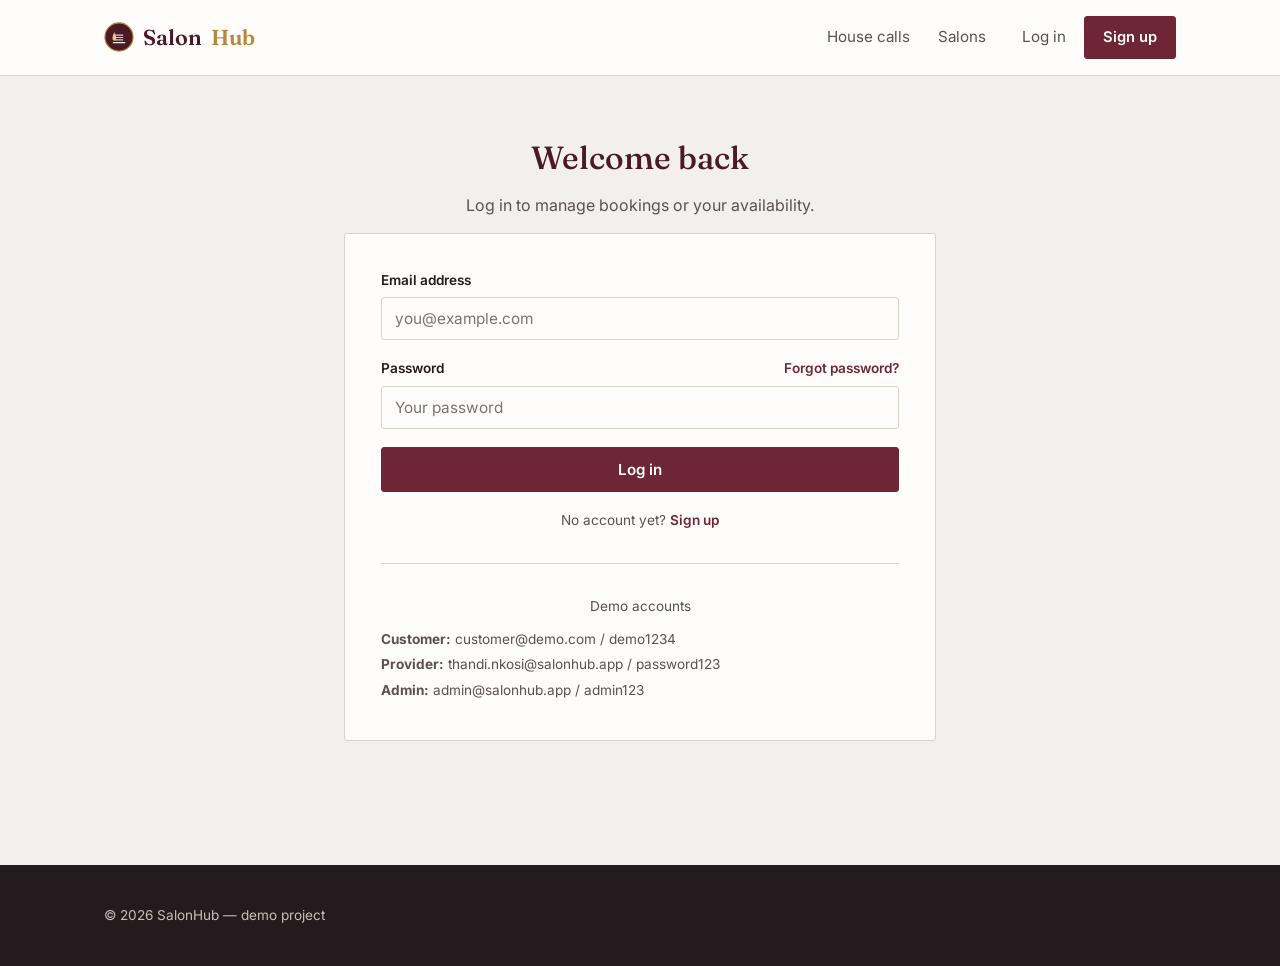
<file: salonhub-website/dashboard-admin.html>
<!DOCTYPE html>
<html lang="en">
<head>
<meta charset="UTF-8" />
<meta name="viewport" content="width=device-width, initial-scale=1.0" />
<link rel="icon" type="image/svg+xml" href="assets/favicon.svg" />
<title>Admin dashboard — SalonHub</title>
<link rel="preconnect" href="https://fonts.googleapis.com">
<link href="https://fonts.googleapis.com/css2?family=Fraunces:wght@500;600&family=Inter:wght@400;500;600;700&display=swap" rel="stylesheet">
<link rel="stylesheet" href="css/style.css" />
</head>
<body>
<nav id="site-nav"></nav>

<section>
  <div class="container">
    <div class="section-head">
      <div>
        <h1 style="font-size:1.8rem;">Admin dashboard</h1>
        <p class="muted">Verify providers and keep an eye on activity across SalonHub.</p>
      </div>
    </div>

    <div class="stat-grid" id="stat-grid"></div>

    <div class="dash-shell">
      <nav class="dash-side">
        <a href="#" class="is-active">Platform</a>
        <a href="#" id="logout-side">Log out</a>
      </nav>

      <div>
        <div class="tabs">
          <button class="tab-btn is-active" data-tab="providers">Providers</button>
          <button class="tab-btn" data-tab="customers">Customers</button>
          <button class="tab-btn" data-tab="bookings">All bookings</button>
        </div>

        <div class="tab-panel is-active" id="tab-providers">
          <div class="filter-bar" style="margin-bottom:20px;">
            <div class="field" style="min-width:200px;">
              <label for="provider-filter">Show</label>
              <select id="provider-filter">
                <option value="all">All providers</option>
                <option value="pending">Pending review</option>
                <option value="verified">Verified</option>
              </select>
            </div>
          </div>
          <div class="table-wrap" id="providers-wrap"></div>
        </div>

        <div class="tab-panel" id="tab-customers">
          <div class="table-wrap" id="customers-wrap"></div>
        </div>

        <div class="tab-panel" id="tab-bookings">
          <div class="table-wrap" id="bookings-wrap"></div>
        </div>
      </div>
    </div>
  </div>
</section>

<footer>
  <div class="container">
    <span>&copy; <span id="year"></span> SalonHub — demo project</span>
  </div>
</footer>

<script src="js/data.js"></script>
<script src="js/notifications.js"></script>
<script src="js/app.js"></script>
<script src="js/dashboard-admin.js"></script>
</body>
</html>
</file>
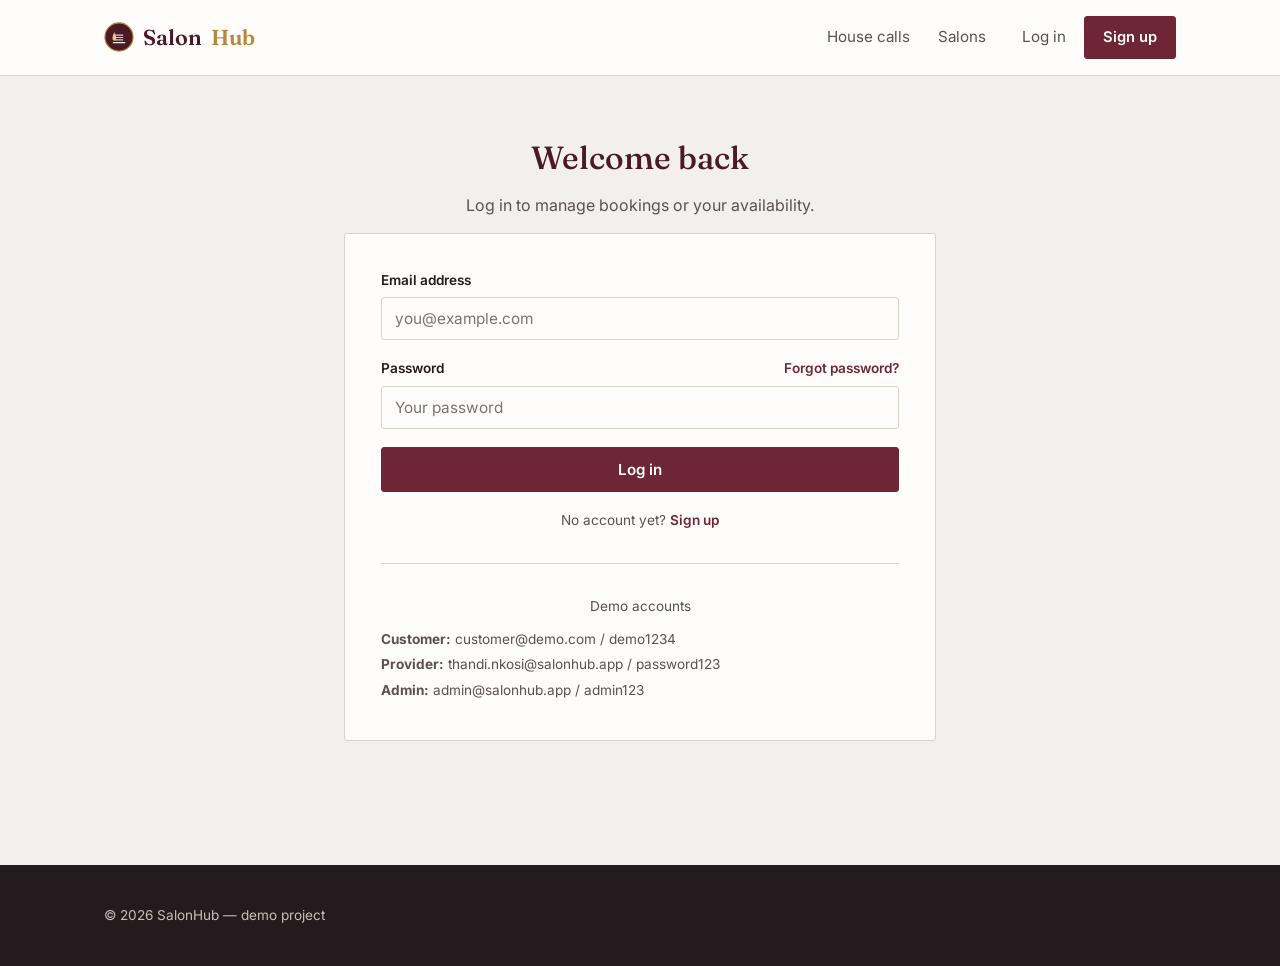
<file: salonhub-website/dashboard-customer.html>
<!DOCTYPE html>
<html lang="en">
<head>
<meta charset="UTF-8" />
<meta name="viewport" content="width=device-width, initial-scale=1.0" />
<link rel="icon" type="image/svg+xml" href="assets/favicon.svg" />
<title>My bookings — SalonHub</title>
<link rel="preconnect" href="https://fonts.googleapis.com">
<link href="https://fonts.googleapis.com/css2?family=Fraunces:wght@500;600&family=Inter:wght@400;500;600;700&display=swap" rel="stylesheet">
<link rel="stylesheet" href="css/style.css" />
</head>
<body>
<nav id="site-nav"></nav>

<section>
  <div class="container">
    <div class="section-head">
      <div>
        <h1 style="font-size:1.8rem;">My bookings</h1>
        <p class="muted" id="welcome-line"></p>
      </div>
      <a href="browse.html" class="btn btn-gold">Book something new</a>
    </div>

    <div class="dash-shell">
      <nav class="dash-side">
        <a href="#" class="is-active">Bookings</a>
        <a href="#" id="logout-side">Log out</a>
      </nav>

      <div>
        <div class="tabs">
          <button class="tab-btn is-active" data-tab="upcoming">Upcoming</button>
          <button class="tab-btn" data-tab="history">History</button>
        </div>

        <div class="tab-panel is-active" id="tab-upcoming">
          <div class="table-wrap" id="upcoming-wrap"></div>
        </div>
        <div class="tab-panel" id="tab-history">
          <div class="table-wrap" id="history-wrap"></div>
        </div>
      </div>
    </div>
  </div>
</section>

<footer>
  <div class="container">
    <span>&copy; <span id="year"></span> SalonHub — demo project</span>
  </div>
</footer>

<script src="js/data.js"></script>
<script src="js/notifications.js"></script>
<script src="js/app.js"></script>
<script src="js/dashboard-customer.js"></script>
</body>
</html>
</file>
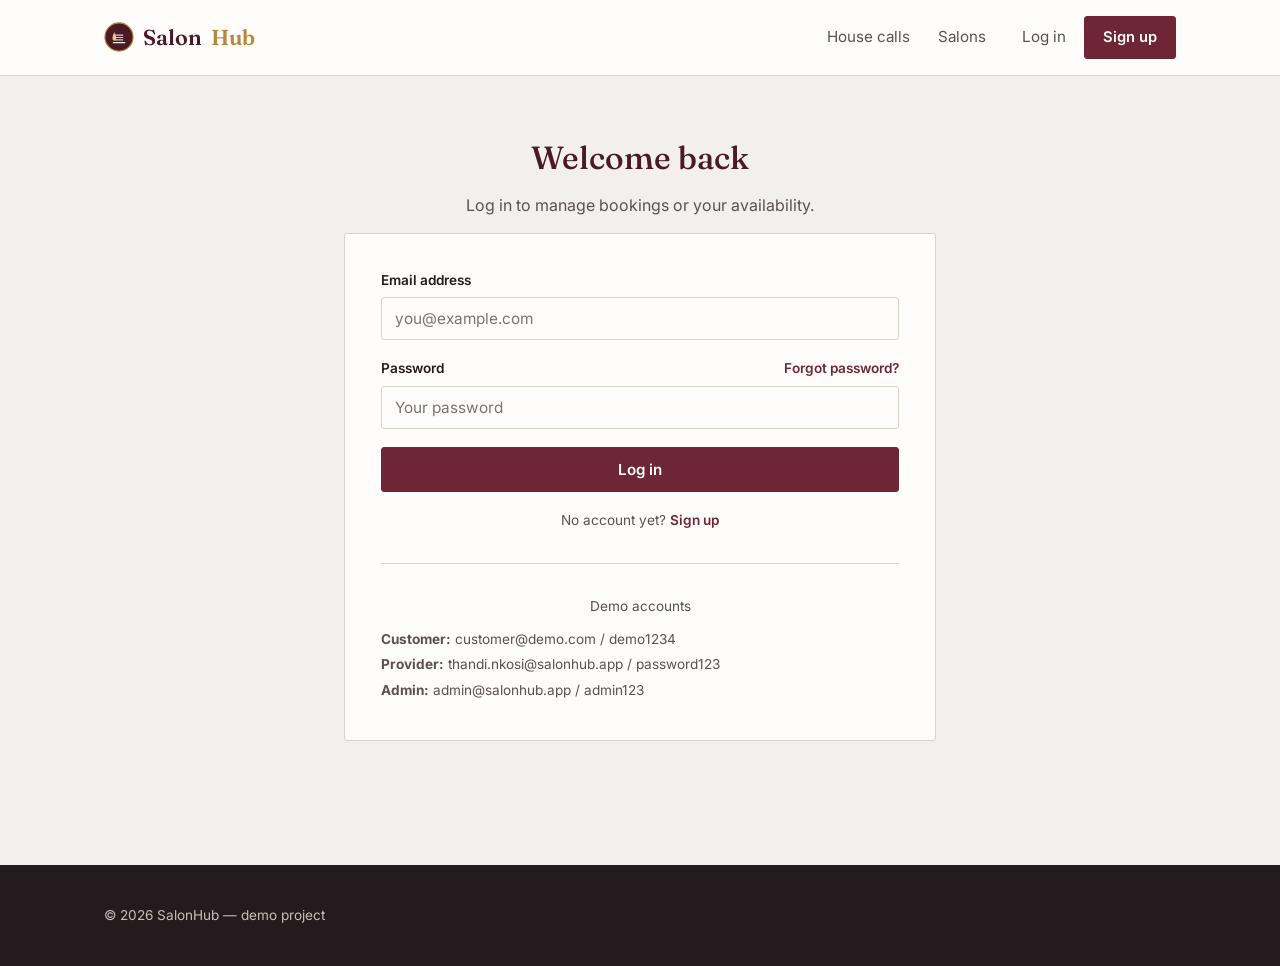
<file: salonhub-website/dashboard-provider.html>
<!DOCTYPE html>
<html lang="en">
<head>
<meta charset="UTF-8" />
<meta name="viewport" content="width=device-width, initial-scale=1.0" />
<link rel="icon" type="image/svg+xml" href="assets/favicon.svg" />
<title>Provider dashboard — SalonHub</title>
<link rel="preconnect" href="https://fonts.googleapis.com">
<link href="https://fonts.googleapis.com/css2?family=Fraunces:wght@500;600&family=Inter:wght@400;500;600;700&display=swap" rel="stylesheet">
<link rel="stylesheet" href="css/style.css" />
</head>
<body>
<nav id="site-nav"></nav>

<section>
  <div class="container">
    <div class="section-head">
      <div>
        <h1 style="font-size:1.8rem;" id="dash-title">Provider dashboard</h1>
        <p class="muted" id="verify-line"></p>
      </div>
      <a href="#" id="view-listing-link" class="btn btn-outline" target="_blank">View public listing</a>
    </div>

    <div id="welcome-banner" class="form-success" style="display:none;">Account created! Add your services and availability below so clients can start booking you.</div>

    <div class="stat-grid" id="stat-grid"></div>

    <div class="dash-shell">
      <nav class="dash-side">
        <a href="#" class="is-active">Manage business</a>
        <a href="#" id="logout-side">Log out</a>
      </nav>

      <div>
        <div class="tabs">
          <button class="tab-btn is-active" data-tab="bookings">Bookings</button>
          <button class="tab-btn" data-tab="services">Services</button>
          <button class="tab-btn" data-tab="availability">Availability</button>
          <button class="tab-btn" data-tab="profile">Profile</button>
        </div>

        <div class="tab-panel is-active" id="tab-bookings">
          <div class="table-wrap" id="bookings-wrap"></div>
        </div>

        <div class="tab-panel" id="tab-services">
          <div class="table-wrap" id="services-wrap" style="margin-bottom:24px;"></div>
          <h3>Add a service</h3>
          <form id="service-form" class="field-row" style="align-items:flex-end; flex-wrap:wrap;">
            <div class="field" style="min-width:200px;">
              <label for="s-name">Service name</label>
              <input id="s-name" required placeholder="e.g. Bridal Makeup" />
            </div>
            <div class="field" style="max-width:140px;">
              <label for="s-price">Price (R)</label>
              <input id="s-price" type="number" min="0" required placeholder="450" />
            </div>
            <div class="field" style="max-width:140px;">
              <label for="s-duration">Duration (min)</label>
              <input id="s-duration" type="number" min="5" required placeholder="45" />
            </div>
            <div class="field" style="max-width:160px;">
              <button class="btn btn-block" type="submit">Add service</button>
            </div>
          </form>
        </div>

        <div class="tab-panel" id="tab-availability">
          <h3>Open time slots</h3>
          <p class="muted small">These are the slots clients can book. Booked slots can't be removed here — cancel the booking first.</p>
          <div class="availability-list" id="availability-wrap" style="margin-bottom:28px;"></div>
          <h3>Add a time slot</h3>
          <form id="slot-form" class="field-row" style="align-items:flex-end;">
            <div class="field">
              <label for="slot-date">Date</label>
              <input id="slot-date" type="date" required />
            </div>
            <div class="field">
              <label for="slot-time">Time</label>
              <input id="slot-time" type="time" required />
            </div>
            <div class="field" style="max-width:160px;">
              <button class="btn btn-block" type="submit">Add slot</button>
            </div>
          </form>
        </div>

        <div class="tab-panel" id="tab-profile">
          <div class="form-card" style="max-width:520px;">
            <div class="form-success" id="profile-success" style="display:none;">Profile updated.</div>
            <form id="profile-form">
              <div class="field">
                <label for="p-name">Business / display name</label>
                <input id="p-name" required />
              </div>
              <div class="field">
                <label for="p-city">City</label>
                <input id="p-city" required />
              </div>
              <div class="field">
                <label for="p-bio">Bio</label>
                <textarea id="p-bio" rows="4"></textarea>
              </div>
              <button class="btn" type="submit">Save changes</button>
            </form>
          </div>

          <div class="form-card" style="max-width:520px; margin-top:24px; display:none;" id="document-card">
            <h3 class="mt-0">Business registration certificate</h3>
            <p class="small muted" id="document-status"></p>
            <div class="form-success" id="document-success" style="display:none;">Certificate updated — it will need to be reviewed again.</div>
            <div class="form-error" id="document-error"></div>
            <form id="document-form">
              <div class="field">
                <label for="document-file">Replace certificate</label>
                <input id="document-file" type="file" accept=".pdf,.jpg,.jpeg,.png" />
              </div>
              <button class="btn btn-outline" type="submit">Upload</button>
            </form>
          </div>
        </div>
      </div>
    </div>
  </div>
</section>

<footer>
  <div class="container">
    <span>&copy; <span id="year"></span> SalonHub — demo project</span>
  </div>
</footer>

<script src="js/data.js"></script>
<script src="js/notifications.js"></script>
<script src="js/app.js"></script>
<script src="js/dashboard-provider.js"></script>
</body>
</html>
</file>
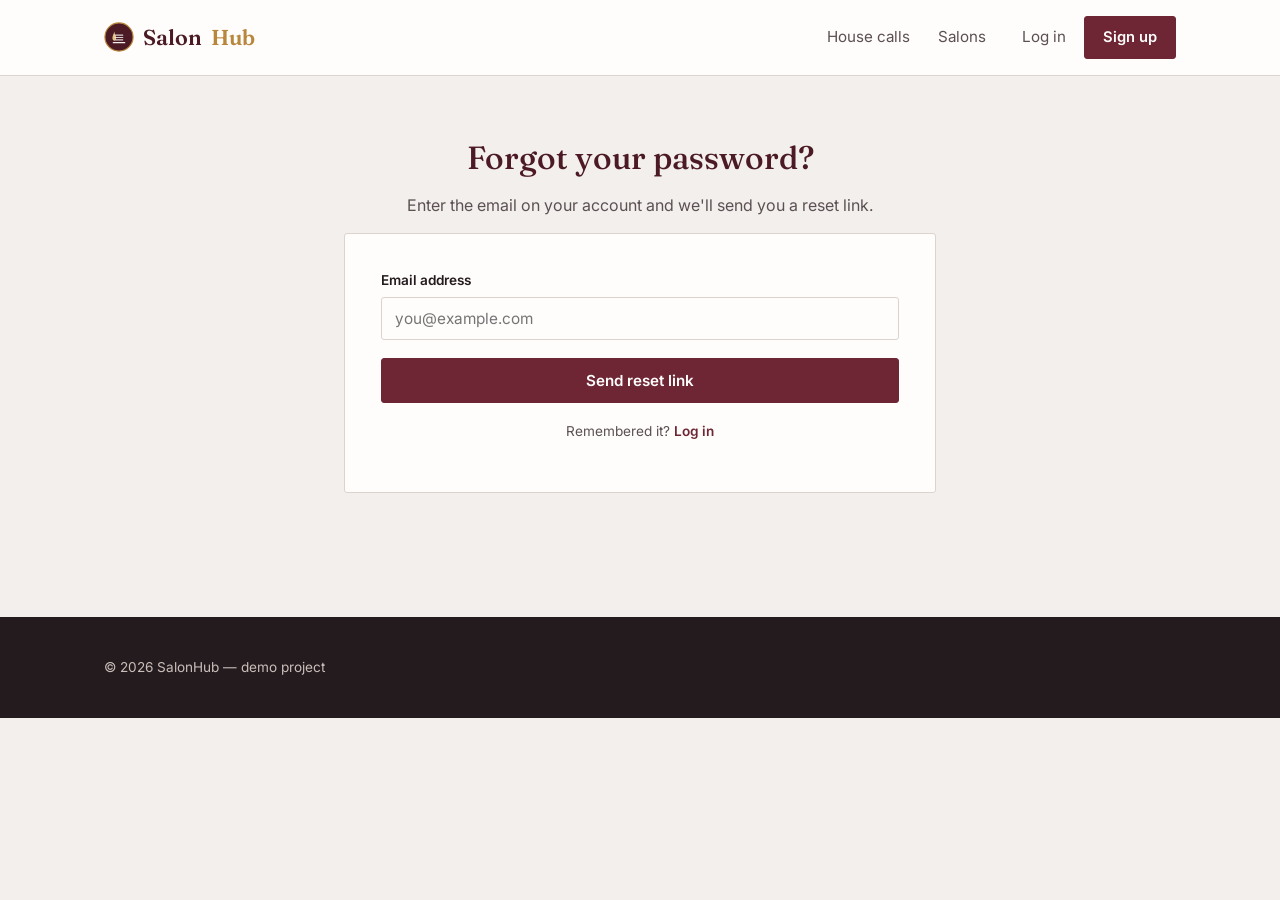
<file: salonhub-website/forgot-password.html>
<!DOCTYPE html>
<html lang="en">
<head>
<meta charset="UTF-8" />
<meta name="viewport" content="width=device-width, initial-scale=1.0" />
<link rel="icon" type="image/svg+xml" href="assets/favicon.svg" />
<title>Reset your password — SalonHub</title>
<link rel="preconnect" href="https://fonts.googleapis.com">
<link href="https://fonts.googleapis.com/css2?family=Fraunces:wght@500;600&family=Inter:wght@400;500;600;700&display=swap" rel="stylesheet">
<link rel="stylesheet" href="css/style.css" />
</head>
<body>
<nav id="site-nav"></nav>

<section>
  <div class="container-narrow">
    <h1 class="center" style="font-size:2rem;">Forgot your password?</h1>
    <p class="center muted">Enter the email on your account and we'll send you a reset link.</p>

    <div class="form-card">
      <div class="form-error" id="form-error"></div>

      <form id="forgot-form">
        <div class="field">
          <label for="email">Email address</label>
          <input id="email" type="email" required placeholder="you@example.com" />
        </div>
        <button class="btn btn-block" type="submit">Send reset link</button>
      </form>

      <div id="sent-panel" style="display:none; margin-top:20px;">
        <div class="form-success">We've sent a reset link to your email and phone.</div>
        <div class="empty-state" style="text-align:left;">
          <p class="small muted" style="margin-bottom:10px;"><strong>Demo note:</strong> this site has no live email/SMS server, so nothing actually leaves your browser. The message below is what would have been sent — use the link to continue.</p>
          <div id="demo-message" style="background: var(--white); border: 1px solid var(--line); padding: 14px; border-radius: var(--radius); font-size: 0.9rem;"></div>
        </div>
      </div>

      <p class="center small muted" style="margin-top:18px;">Remembered it? <a href="login.html" style="color:var(--wine); font-weight:600;">Log in</a></p>
    </div>
  </div>
</section>

<footer>
  <div class="container">
    <span>&copy; <span id="year"></span> SalonHub — demo project</span>
  </div>
</footer>

<script src="js/data.js"></script>
<script src="js/notifications.js"></script>
<script src="js/app.js"></script>
<script src="js/forgot-password.js"></script>
</body>
</html>
</file>
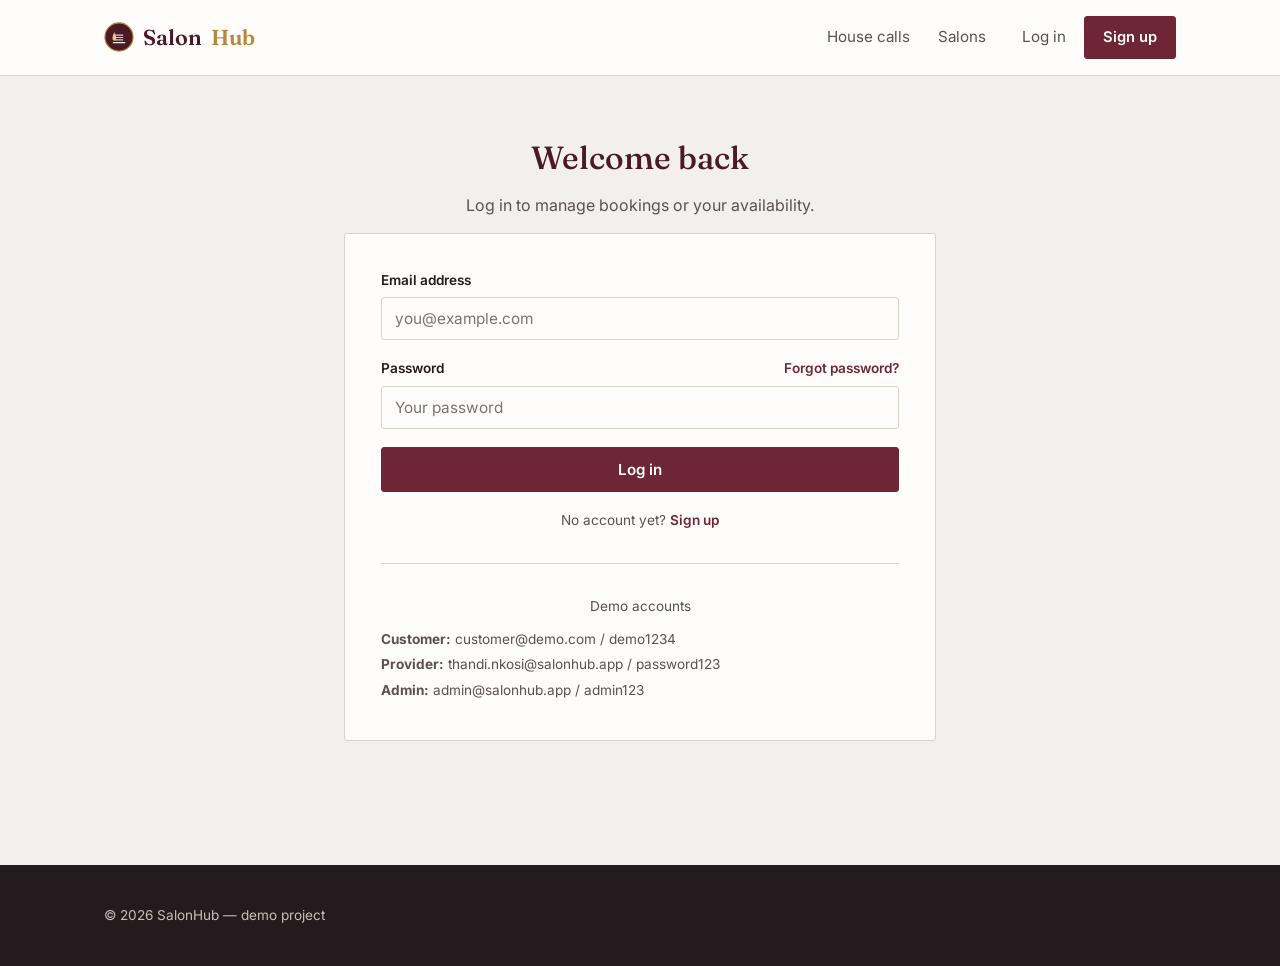
<file: salonhub-website/login.html>
<!DOCTYPE html>
<html lang="en">
<head>
<meta charset="UTF-8" />
<meta name="viewport" content="width=device-width, initial-scale=1.0" />
<link rel="icon" type="image/svg+xml" href="assets/favicon.svg" />
<title>Log in — SalonHub</title>
<link rel="preconnect" href="https://fonts.googleapis.com">
<link href="https://fonts.googleapis.com/css2?family=Fraunces:wght@500;600&family=Inter:wght@400;500;600;700&display=swap" rel="stylesheet">
<link rel="stylesheet" href="css/style.css" />
</head>
<body>
<nav id="site-nav"></nav>

<section>
  <div class="container-narrow">
    <h1 class="center" style="font-size:2rem;">Welcome back</h1>
    <p class="center muted">Log in to manage bookings or your availability.</p>

    <div class="form-card">
      <div class="form-success" id="reset-success" style="display:none;">Password updated — log in with your new password.</div>
      <div class="form-error" id="form-error"></div>
      <form id="login-form">
        <div class="field">
          <label for="email">Email address</label>
          <input id="email" type="email" required placeholder="you@example.com" />
        </div>
        <div class="field">
          <div class="flex-between" style="margin-bottom:6px;">
            <label for="password" style="margin:0;">Password</label>
            <a href="forgot-password.html" class="small" style="color:var(--wine); font-weight:600;">Forgot password?</a>
          </div>
          <input id="password" type="password" required placeholder="Your password" />
        </div>
        <button class="btn btn-block" type="submit">Log in</button>
      </form>
      <p class="center small muted" style="margin-top:18px;">No account yet? <a href="signup.html" style="color:var(--wine); font-weight:600;">Sign up</a></p>

      <hr class="divider" />
      <p class="small muted center" style="margin-bottom:10px;">Demo accounts</p>
      <div class="small muted" style="line-height:1.9;">
        <div><strong>Customer:</strong> customer@demo.com / demo1234</div>
        <div><strong>Provider:</strong> thandi.nkosi@salonhub.app / password123</div>
        <div><strong>Admin:</strong> admin@salonhub.app / admin123</div>
      </div>
    </div>
  </div>
</section>

<footer>
  <div class="container">
    <span>&copy; <span id="year"></span> SalonHub — demo project</span>
  </div>
</footer>

<script src="js/data.js"></script>
<script src="js/notifications.js"></script>
<script src="js/app.js"></script>
<script src="js/login.js"></script>
</body>
</html>
</file>
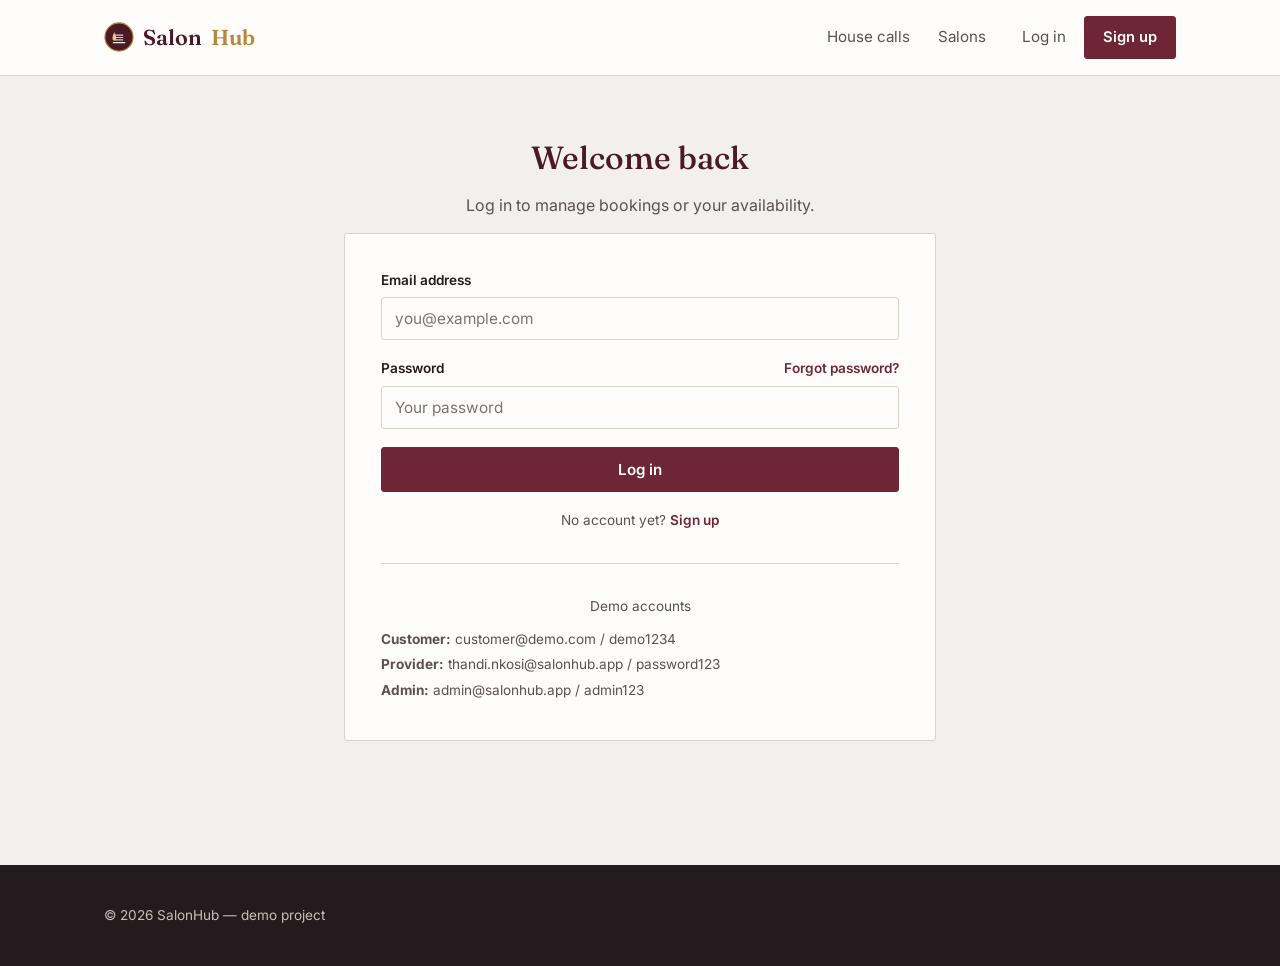
<file: salonhub-website/notifications.html>
<!DOCTYPE html>
<html lang="en">
<head>
<meta charset="UTF-8" />
<meta name="viewport" content="width=device-width, initial-scale=1.0" />
<link rel="icon" type="image/svg+xml" href="assets/favicon.svg" />
<title>Notifications — SalonHub</title>
<link rel="preconnect" href="https://fonts.googleapis.com">
<link href="https://fonts.googleapis.com/css2?family=Fraunces:wght@500;600&family=Inter:wght@400;500;600;700&display=swap" rel="stylesheet">
<link rel="stylesheet" href="css/style.css" />
</head>
<body>
<nav id="site-nav"></nav>

<section>
  <div class="container-narrow">
    <div class="section-head">
      <div>
        <h1 style="font-size:1.8rem;">Notifications</h1>
        <p class="muted small">Simulated email &amp; SMS confirmations sent to your account. No live email/SMS server is connected in this demo — see the README for how to wire one up.</p>
      </div>
      <button class="btn btn-outline btn-sm" id="mark-all-read">Mark all read</button>
    </div>
    <div id="notif-list"></div>
  </div>
</section>

<footer>
  <div class="container">
    <span>&copy; <span id="year"></span> SalonHub — demo project</span>
  </div>
</footer>

<script src="js/data.js"></script>
<script src="js/notifications.js"></script>
<script src="js/app.js"></script>
<script src="js/notifications-page.js"></script>
</body>
</html>
</file>
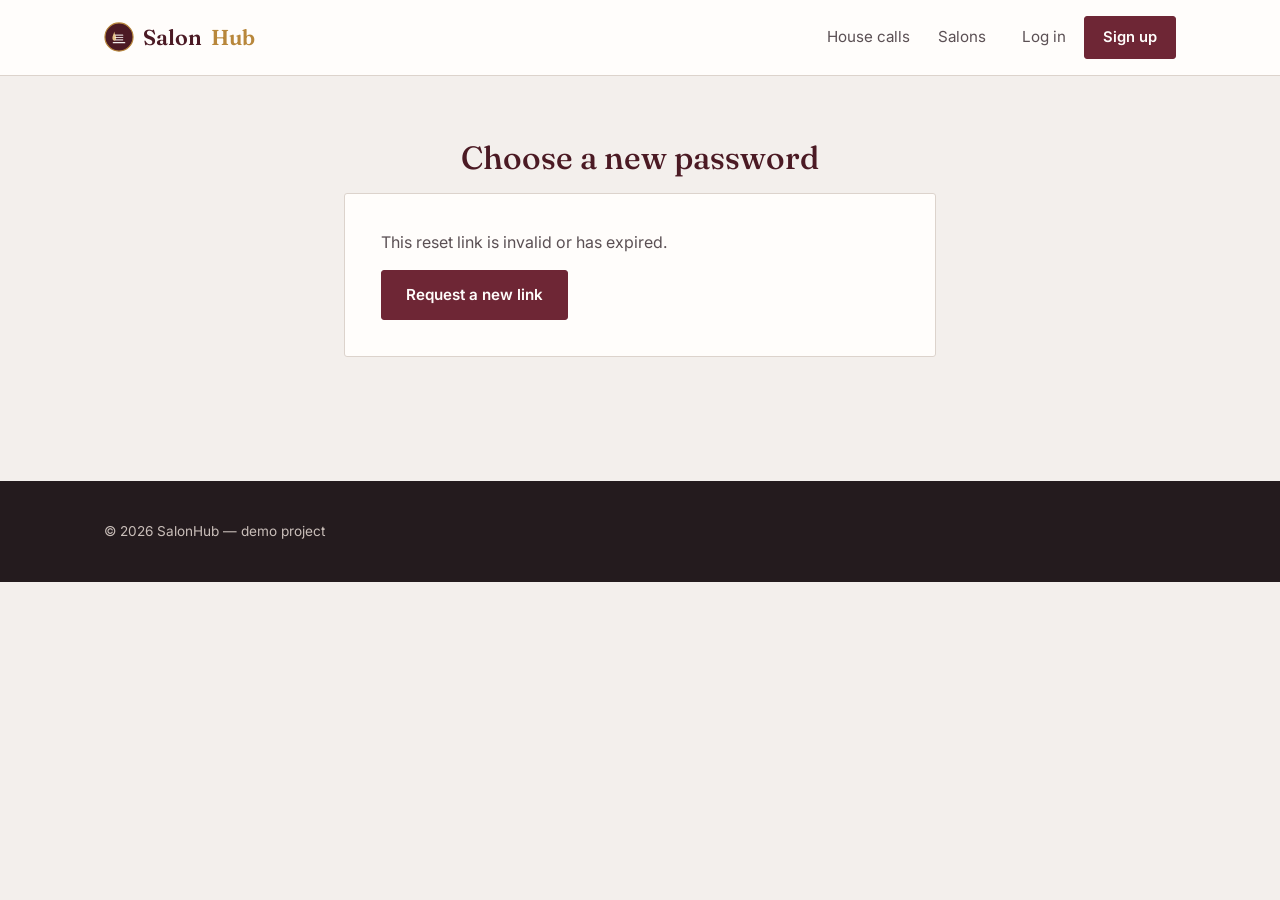
<file: salonhub-website/reset-password.html>
<!DOCTYPE html>
<html lang="en">
<head>
<meta charset="UTF-8" />
<meta name="viewport" content="width=device-width, initial-scale=1.0" />
<link rel="icon" type="image/svg+xml" href="assets/favicon.svg" />
<title>Set a new password — SalonHub</title>
<link rel="preconnect" href="https://fonts.googleapis.com">
<link href="https://fonts.googleapis.com/css2?family=Fraunces:wght@500;600&family=Inter:wght@400;500;600;700&display=swap" rel="stylesheet">
<link rel="stylesheet" href="css/style.css" />
</head>
<body>
<nav id="site-nav"></nav>

<section>
  <div class="container-narrow">
    <h1 class="center" style="font-size:2rem;">Choose a new password</h1>

    <div class="form-card">
      <div class="form-error" id="form-error"></div>
      <div id="invalid-link" style="display:none;">
        <p class="muted">This reset link is invalid or has expired.</p>
        <a href="forgot-password.html" class="btn">Request a new link</a>
      </div>

      <form id="reset-form">
        <div class="field">
          <label for="password">New password</label>
          <input id="password" type="password" required minlength="6" placeholder="At least 6 characters" />
        </div>
        <div class="field">
          <label for="confirm">Confirm new password</label>
          <input id="confirm" type="password" required minlength="6" />
        </div>
        <button class="btn btn-block" type="submit">Update password</button>
      </form>
    </div>
  </div>
</section>

<footer>
  <div class="container">
    <span>&copy; <span id="year"></span> SalonHub — demo project</span>
  </div>
</footer>

<script src="js/data.js"></script>
<script src="js/notifications.js"></script>
<script src="js/app.js"></script>
<script src="js/reset-password.js"></script>
</body>
</html>
</file>
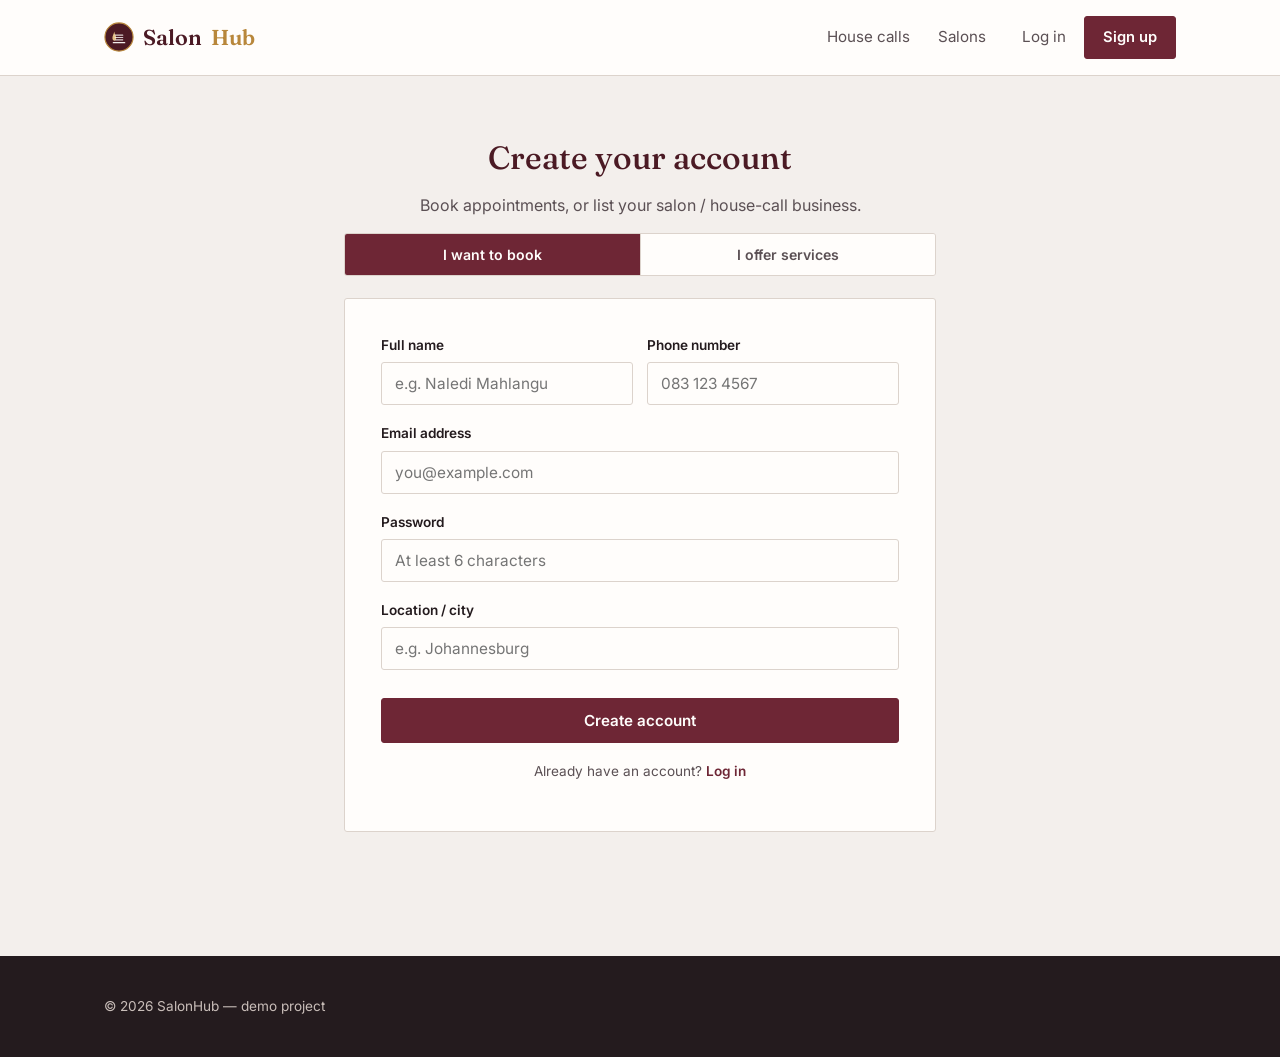
<file: salonhub-website/signup.html>
<!DOCTYPE html>
<html lang="en">
<head>
<meta charset="UTF-8" />
<meta name="viewport" content="width=device-width, initial-scale=1.0" />
<link rel="icon" type="image/svg+xml" href="assets/favicon.svg" />
<title>Sign up — SalonHub</title>
<link rel="preconnect" href="https://fonts.googleapis.com">
<link href="https://fonts.googleapis.com/css2?family=Fraunces:wght@500;600&family=Inter:wght@400;500;600;700&display=swap" rel="stylesheet">
<link rel="stylesheet" href="css/style.css" />
</head>
<body>
<nav id="site-nav"></nav>

<section>
  <div class="container-narrow">
    <h1 class="center" style="font-size:2rem;">Create your account</h1>
    <p class="center muted">Book appointments, or list your salon / house-call business.</p>

    <div class="segmented" id="role-toggle">
      <button type="button" data-role="customer" class="is-active">I want to book</button>
      <button type="button" data-role="provider">I offer services</button>
    </div>

    <div class="form-card">
      <div class="form-error" id="form-error"></div>
      <form id="signup-form">
        <div class="field-row">
          <div class="field">
            <label for="name">Full name</label>
            <input id="name" required placeholder="e.g. Naledi Mahlangu" />
          </div>
          <div class="field">
            <label for="phone">Phone number</label>
            <input id="phone" required placeholder="083 123 4567" />
          </div>
        </div>
        <div class="field">
          <label for="email">Email address</label>
          <input id="email" type="email" required placeholder="you@example.com" />
        </div>
        <div class="field">
          <label for="password">Password</label>
          <input id="password" type="password" required minlength="6" placeholder="At least 6 characters" />
        </div>
        <div class="field">
          <label for="city">Location / city</label>
          <input id="city" required list="city-list" placeholder="e.g. Johannesburg" />
          <datalist id="city-list"></datalist>
        </div>

        <div id="provider-fields" style="display:none;">
          <hr class="divider" />
          <div class="field">
            <label for="providerType">How do you offer your services?</label>
            <select id="providerType">
              <option value="housecall">House calls (I travel to the client)</option>
              <option value="salon">Salon (clients visit me)</option>
            </select>
          </div>
          <div class="field" id="category-field">
            <label for="category">House-call category</label>
            <select id="category">
              <option>Makeup Artist</option>
              <option>Barber</option>
              <option>Nail Technician</option>
              <option>Braider</option>
            </select>
          </div>
          <div class="field">
            <label for="bizname">Business / display name</label>
            <input id="bizname" placeholder="e.g. Glow & Co Salon" />
          </div>
          <div class="field">
            <label for="bio">Short bio</label>
            <textarea id="bio" rows="3" placeholder="Tell clients what makes your work stand out"></textarea>
          </div>

          <div class="field" id="document-field" style="display:none;">
            <label for="regDocument">Proof of business registration</label>
            <input id="regDocument" type="file" accept=".pdf,.jpg,.jpeg,.png" />
            <p class="small muted" style="margin-top:6px;">Upload your CIPC registration certificate or equivalent (PDF or image, up to 3MB). Salon accounts can't be verified without it.</p>
          </div>

          <p class="small muted">After signing up you'll add your services and available time slots from your dashboard. New provider accounts are reviewed by an admin before they appear as "Verified".</p>
        </div>

        <button class="btn btn-block" type="submit" style="margin-top:10px;">Create account</button>
      </form>
      <p class="center small muted" style="margin-top:18px;">Already have an account? <a href="login.html" style="color:var(--wine); font-weight:600;">Log in</a></p>
    </div>
  </div>
</section>

<footer>
  <div class="container">
    <span>&copy; <span id="year"></span> SalonHub — demo project</span>
  </div>
</footer>

<script src="js/data.js"></script>
<script src="js/notifications.js"></script>
<script src="js/app.js"></script>
<script src="js/signup.js"></script>
</body>
</html>
</file>
<file: salonhub-website/css/style.css>
/* ============================================================
   SalonHub — design tokens
   Palette: deep wine (#6E2635) + brass gold (#B8873B) + warm ink
   (#241B1E) on a soft stone base (#F3EFEC). Editorial beauty-mag
   feel: bordered sections instead of shadowed cards, one
   deliberate serif display face, restrained motion.
   ============================================================ */

:root {
  --wine: #6E2635;
  --wine-dark: #4B1A24;
  --gold: #B8873B;
  --gold-light: #E4C387;
  --ink: #241B1E;
  --ink-soft: #5B5054;
  --stone: #F3EFEC;
  --stone-dark: #E7E0DA;
  --white: #FFFDFB;
  --green: #3F7A5A;
  --red: #A6403A;
  --line: #DCD3CC;

  --font-display: "Fraunces", Georgia, serif;
  --font-body: "Inter", -apple-system, BlinkMacSystemFont, sans-serif;

  --radius: 3px;
}

* { box-sizing: border-box; }
html { scroll-behavior: smooth; }
body {
  margin: 0;
  background: var(--stone);
  color: var(--ink);
  font-family: var(--font-body);
  font-size: 16px;
  line-height: 1.55;
  -webkit-font-smoothing: antialiased;
}

h1, h2, h3, h4 {
  font-family: var(--font-display);
  font-weight: 600;
  line-height: 1.15;
  margin: 0 0 0.5em;
  color: var(--wine-dark);
}
h1 { font-size: clamp(2.1rem, 4.5vw, 3.4rem); font-weight: 500; }
h2 { font-size: clamp(1.5rem, 3vw, 2.1rem); }
h3 { font-size: 1.25rem; }
p { margin: 0 0 1em; color: var(--ink-soft); }
a { color: inherit; text-decoration: none; }

.container { max-width: 1120px; margin: 0 auto; padding: 0 24px; }
.container-narrow { max-width: 640px; margin: 0 auto; padding: 0 24px; }

/* ---------- nav ---------- */
#site-nav {
  background: var(--white);
  border-bottom: 1px solid var(--line);
  position: sticky;
  top: 0;
  z-index: 40;
}
.nav-inner {
  max-width: 1120px;
  margin: 0 auto;
  padding: 16px 24px;
  display: flex;
  align-items: center;
  gap: 32px;
}
.brand {
  font-family: var(--font-display);
  font-size: 1.35rem;
  color: var(--wine-dark);
  font-weight: 600;
  margin-right: auto;
  display: flex;
  align-items: center;
  gap: 9px;
}
.brand span { color: var(--gold); }
.brand-mark { width: 30px; height: 30px; display: block; }

.bell-link { position: relative; display: inline-flex; align-items: center; padding: 4px; }
.bell-link svg { width: 21px; height: 21px; stroke: var(--ink-soft); fill: none; stroke-width: 1.8; }
.bell-link:hover svg { stroke: var(--wine-dark); }
.bell-dot {
  position: absolute; top: 0; right: 0;
  background: var(--wine); color: var(--white);
  font-size: 0.62rem; font-weight: 700;
  min-width: 15px; height: 15px; border-radius: 50%;
  display: flex; align-items: center; justify-content: center;
  padding: 0 3px; line-height: 1;
}
.nav-links { display: flex; gap: 24px; }
.nav-right { display: flex; align-items: center; gap: 16px; }
.nav-link {
  color: var(--ink-soft);
  font-size: 0.95rem;
  padding: 6px 2px;
  border-bottom: 2px solid transparent;
}
.nav-link.is-active, .nav-link:hover { color: var(--wine-dark); border-color: var(--gold); }
.nav-btn {
  background: var(--wine);
  color: var(--white);
  padding: 9px 18px;
  border-radius: var(--radius);
  font-size: 0.92rem;
  font-weight: 600;
  border: 1px solid var(--wine);
}
.nav-btn:hover { background: var(--wine-dark); }
.nav-btn-ghost { background: transparent; color: var(--wine); border: 1px solid var(--line); }
.nav-btn-ghost:hover { border-color: var(--wine); background: transparent; }

/* ---------- buttons & forms ---------- */
.btn {
  display: inline-block;
  padding: 12px 24px;
  border-radius: var(--radius);
  font-weight: 600;
  font-size: 0.95rem;
  border: 1px solid var(--wine);
  background: var(--wine);
  color: var(--white);
  cursor: pointer;
  font-family: var(--font-body);
}
.btn:hover { background: var(--wine-dark); border-color: var(--wine-dark); }
.btn:disabled { opacity: 0.5; cursor: not-allowed; }
.btn-outline { background: transparent; color: var(--wine); }
.btn-outline:hover { background: var(--wine); color: var(--white); }
.btn-gold { background: var(--gold); border-color: var(--gold); color: var(--ink); }
.btn-gold:hover { background: #a3762f; border-color: #a3762f; }
.btn-sm { padding: 7px 14px; font-size: 0.85rem; }
.btn-danger { background: var(--red); border-color: var(--red); }
.btn-danger:hover { background: #832f2a; }
.btn-block { width: 100%; text-align: center; }

label { display: block; font-size: 0.85rem; font-weight: 600; color: var(--ink); margin: 0 0 6px; }
input, select, textarea {
  width: 100%;
  padding: 11px 13px;
  border: 1px solid var(--line);
  border-radius: var(--radius);
  background: var(--white);
  font-family: var(--font-body);
  font-size: 0.96rem;
  color: var(--ink);
}
input:focus, select:focus, textarea:focus {
  outline: 2px solid var(--gold);
  outline-offset: 1px;
  border-color: var(--gold);
}
.field { margin-bottom: 18px; }
.field-row { display: flex; gap: 14px; }
.field-row .field { flex: 1; }
.form-card {
  background: var(--white);
  border: 1px solid var(--line);
  padding: 36px;
  border-radius: var(--radius);
}
.form-error {
  background: #FBEAE8;
  border: 1px solid var(--red);
  color: var(--red);
  padding: 10px 14px;
  font-size: 0.88rem;
  border-radius: var(--radius);
  margin-bottom: 18px;
  display: none;
}
.form-error.is-visible { display: block; }
.form-success {
  background: #EAF3EC;
  border: 1px solid var(--green);
  color: var(--green);
  padding: 10px 14px;
  font-size: 0.88rem;
  border-radius: var(--radius);
  margin-bottom: 18px;
}

/* segmented role toggle used at signup */
.segmented { display: flex; border: 1px solid var(--line); border-radius: var(--radius); overflow: hidden; margin-bottom: 22px; }
.segmented button {
  flex: 1;
  padding: 12px;
  background: var(--white);
  border: none;
  border-right: 1px solid var(--line);
  font-family: var(--font-body);
  font-weight: 600;
  font-size: 0.88rem;
  color: var(--ink-soft);
  cursor: pointer;
}
.segmented button:last-child { border-right: none; }
.segmented button.is-active { background: var(--wine); color: var(--white); }

/* ---------- hero ---------- */
.hero {
  background: var(--wine-dark);
  color: var(--white);
  padding: 88px 0 96px;
  position: relative;
  overflow: hidden;
}
.hero::after {
  content: "";
  position: absolute;
  right: -120px; top: -120px;
  width: 420px; height: 420px;
  border-radius: 50%;
  background: radial-gradient(circle, rgba(184,135,59,0.35), transparent 70%);
}
.hero-inner { max-width: 1120px; margin: 0 auto; padding: 0 24px; position: relative; z-index: 1; }
.hero h1 { color: var(--white); max-width: 720px; }
.hero p.lede { color: #E9D9CE; font-size: 1.15rem; max-width: 560px; }
.eyebrow { color: var(--gold-light); font-size: 0.85rem; letter-spacing: 0.02em; margin-bottom: 14px; }

.hero-search {
  background: var(--white);
  border-radius: var(--radius);
  padding: 22px;
  margin-top: 36px;
  display: flex;
  gap: 14px;
  align-items: flex-end;
  max-width: 760px;
  flex-wrap: wrap;
}
.hero-search .field { margin-bottom: 0; flex: 1; min-width: 160px; }
.hero-search label { color: var(--ink); }

.category-strip {
  display: grid;
  grid-template-columns: repeat(4, 1fr);
  gap: 16px;
  margin-top: -46px;
  position: relative;
  z-index: 2;
}
.category-card {
  background: var(--white);
  border: 1px solid var(--line);
  padding: 22px 18px;
  border-radius: var(--radius);
  transition: border-color 0.15s ease, transform 0.15s ease;
}
.category-card:hover { border-color: var(--gold); transform: translateY(-2px); }
.category-card .cat-label { font-family: var(--font-display); font-size: 1.05rem; color: var(--wine-dark); margin-bottom: 4px; }
.category-card .cat-sub { font-size: 0.85rem; color: var(--ink-soft); }

section { padding: 64px 0; }
.section-head { display: flex; justify-content: space-between; align-items: flex-end; margin-bottom: 32px; gap: 20px; }
.section-head p { margin: 0; }

/* ---------- listing rows (deliberately not the shadowed-card kit) ---------- */
.listing {
  border-top: 1px solid var(--line);
}
.listing-row {
  display: grid;
  grid-template-columns: 96px 1fr auto;
  gap: 20px;
  align-items: center;
  padding: 22px 0;
  border-bottom: 1px solid var(--line);
}
.listing-row img.avatar {
  width: 96px; height: 96px;
  border-radius: var(--radius);
  object-fit: cover;
}
.listing-row .name { font-family: var(--font-display); font-size: 1.2rem; color: var(--wine-dark); margin: 0 0 4px; }
.listing-row .meta { font-size: 0.86rem; color: var(--ink-soft); display: flex; gap: 10px; flex-wrap: wrap; align-items: center; }
.listing-row .services-preview { margin-top: 6px; font-size: 0.9rem; color: var(--ink-soft); }
.listing-empty { padding: 60px 0; text-align: center; color: var(--ink-soft); }

.badge {
  display: inline-block;
  font-size: 0.72rem;
  font-weight: 700;
  padding: 3px 9px;
  border-radius: 20px;
  letter-spacing: 0.01em;
}
.badge-verified { background: #EAF3EC; color: var(--green); }
.badge-pending { background: #FBF1E1; color: #97690E; }
.badge-housecall { background: #F1E7EC; color: var(--wine); }
.badge-salon { background: #EFEAE1; color: #7A5C25; }
.badge-status-pending { background: #FBF1E1; color: #97690E; }
.badge-status-confirmed { background: #EAF3EC; color: var(--green); }
.badge-status-declined, .badge-status-cancelled { background: #FBEAE8; color: var(--red); }
.badge-status-completed { background: #E7E9F1; color: #3E4A8A; }

/* ---------- filter bar ---------- */
.filter-bar {
  display: flex;
  gap: 16px;
  flex-wrap: wrap;
  align-items: flex-end;
  background: var(--white);
  border: 1px solid var(--line);
  padding: 20px;
  border-radius: var(--radius);
  margin-bottom: 32px;
}
.filter-bar .field { margin: 0; min-width: 170px; }

/* ---------- provider detail page ---------- */
.provider-header {
  display: grid;
  grid-template-columns: 320px 1fr;
  gap: 40px;
  align-items: start;
}
.provider-header img.cover { width: 100%; border-radius: var(--radius); object-fit: cover; aspect-ratio: 4/3; }
.service-row {
  display: flex;
  justify-content: space-between;
  align-items: center;
  padding: 16px 0;
  border-bottom: 1px solid var(--line);
}
.service-row:first-child { border-top: 1px solid var(--line); }
.service-row .service-name { font-weight: 600; }
.service-row .service-meta { font-size: 0.85rem; color: var(--ink-soft); }
.service-row label { display: flex; align-items: center; gap: 10px; font-weight: 500; cursor: pointer; margin: 0; }

.slot-grid { display: grid; grid-template-columns: repeat(3, 1fr); gap: 10px; margin-top: 10px; }
.slot-btn {
  border: 1px solid var(--line);
  background: var(--white);
  padding: 10px 6px;
  border-radius: var(--radius);
  font-size: 0.85rem;
  cursor: pointer;
  text-align: center;
}
.slot-btn:hover { border-color: var(--gold); }
.slot-btn.is-selected { background: var(--wine); color: var(--white); border-color: var(--wine); }
.slot-btn:disabled { opacity: 0.35; cursor: not-allowed; text-decoration: line-through; }
.day-group { margin-bottom: 22px; }
.day-group .day-label { font-weight: 700; font-size: 0.88rem; margin-bottom: 8px; color: var(--wine-dark); }

.booking-panel { border: 1px solid var(--line); border-radius: var(--radius); padding: 24px; background: var(--white); position: sticky; top: 90px; }

/* ---------- dashboard shell ---------- */
.dash-shell { display: grid; grid-template-columns: 220px 1fr; gap: 40px; align-items: start; }
.dash-side {
  border: 1px solid var(--line);
  border-radius: var(--radius);
  background: var(--white);
  padding: 8px;
  position: sticky;
  top: 90px;
}
.dash-side a {
  display: block;
  padding: 12px 14px;
  border-radius: var(--radius);
  font-size: 0.92rem;
  color: var(--ink-soft);
  font-weight: 600;
}
.dash-side a.is-active, .dash-side a:hover { background: var(--stone); color: var(--wine-dark); }
.stat-grid { display: grid; grid-template-columns: repeat(auto-fit, minmax(160px, 1fr)); gap: 16px; margin-bottom: 36px; }
.stat-box { border: 1px solid var(--line); background: var(--white); padding: 20px; border-radius: var(--radius); }
.stat-box .stat-num { font-family: var(--font-display); font-size: 2rem; color: var(--wine-dark); }
.stat-box .stat-label { font-size: 0.85rem; color: var(--ink-soft); }

table { width: 100%; border-collapse: collapse; background: var(--white); }
th, td { text-align: left; padding: 13px 14px; border-bottom: 1px solid var(--line); font-size: 0.9rem; }
th { color: var(--ink-soft); font-weight: 600; font-size: 0.78rem; text-transform: uppercase; letter-spacing: 0.04em; background: var(--stone); }
tr:last-child td { border-bottom: none; }
.table-wrap { border: 1px solid var(--line); border-radius: var(--radius); overflow: hidden; }

.tabs { display: flex; gap: 4px; border-bottom: 1px solid var(--line); margin-bottom: 28px; }
.tab-btn { padding: 10px 4px; margin-right: 24px; font-weight: 600; color: var(--ink-soft); border-bottom: 2px solid transparent; background: none; border-top: none; border-left: none; border-right: none; cursor: pointer; font-family: var(--font-body); font-size: 0.95rem; }
.tab-btn.is-active { color: var(--wine-dark); border-color: var(--gold); }
.tab-panel { display: none; }
.tab-panel.is-active { display: block; }

.availability-list { display: flex; flex-wrap: wrap; gap: 10px; }
.chip { display: inline-flex; align-items: center; gap: 8px; border: 1px solid var(--line); padding: 8px 12px; border-radius: 20px; font-size: 0.85rem; background: var(--white); }
.chip button { background: none; border: none; color: var(--red); cursor: pointer; font-weight: 700; font-size: 0.9rem; line-height: 1; padding: 0; }

/* ---------- notifications inbox ---------- */
.notif-item {
  display: flex;
  gap: 14px;
  padding: 18px 0;
  border-bottom: 1px solid var(--line);
}
.notif-item.is-unread { background: #FBF8F4; margin: 0 -20px; padding: 18px 20px; border-radius: var(--radius); }
.notif-channel {
  flex-shrink: 0;
  width: 34px; height: 34px;
  border-radius: 50%;
  display: flex; align-items: center; justify-content: center;
  font-size: 0.7rem; font-weight: 700;
  background: var(--stone-dark); color: var(--wine-dark);
}
.notif-item .notif-subject { font-weight: 700; margin-bottom: 2px; }
.notif-item .notif-body { font-size: 0.9rem; color: var(--ink-soft); }
.notif-item .notif-meta { font-size: 0.75rem; color: var(--ink-soft); margin-top: 6px; }

/* ---------- footer ---------- */
footer { background: var(--ink); color: #C9BEB9; padding: 40px 0; margin-top: 60px; }
footer .container { display: flex; justify-content: space-between; flex-wrap: wrap; gap: 12px; font-size: 0.85rem; }
footer a { color: #C9BEB9; }

/* ---------- utility ---------- */
.muted { color: var(--ink-soft); }
.center { text-align: center; }
.mt-0 { margin-top: 0; }
.flex-between { display: flex; justify-content: space-between; align-items: center; }
.divider { border: none; border-top: 1px solid var(--line); margin: 32px 0; }
.empty-state { text-align: center; padding: 60px 20px; border: 1px dashed var(--line); border-radius: var(--radius); }
.small { font-size: 0.85rem; }

@media (max-width: 860px) {
  .provider-header, .dash-shell { grid-template-columns: 1fr; }
  .category-strip { grid-template-columns: repeat(2, 1fr); margin-top: 24px; }
  .listing-row { grid-template-columns: 64px 1fr; }
  .listing-row img.avatar { width: 64px; height: 64px; }
  .booking-panel { position: static; }
  .nav-links { display: none; }
  .field-row { flex-direction: column; gap: 0; }
}
</file>
